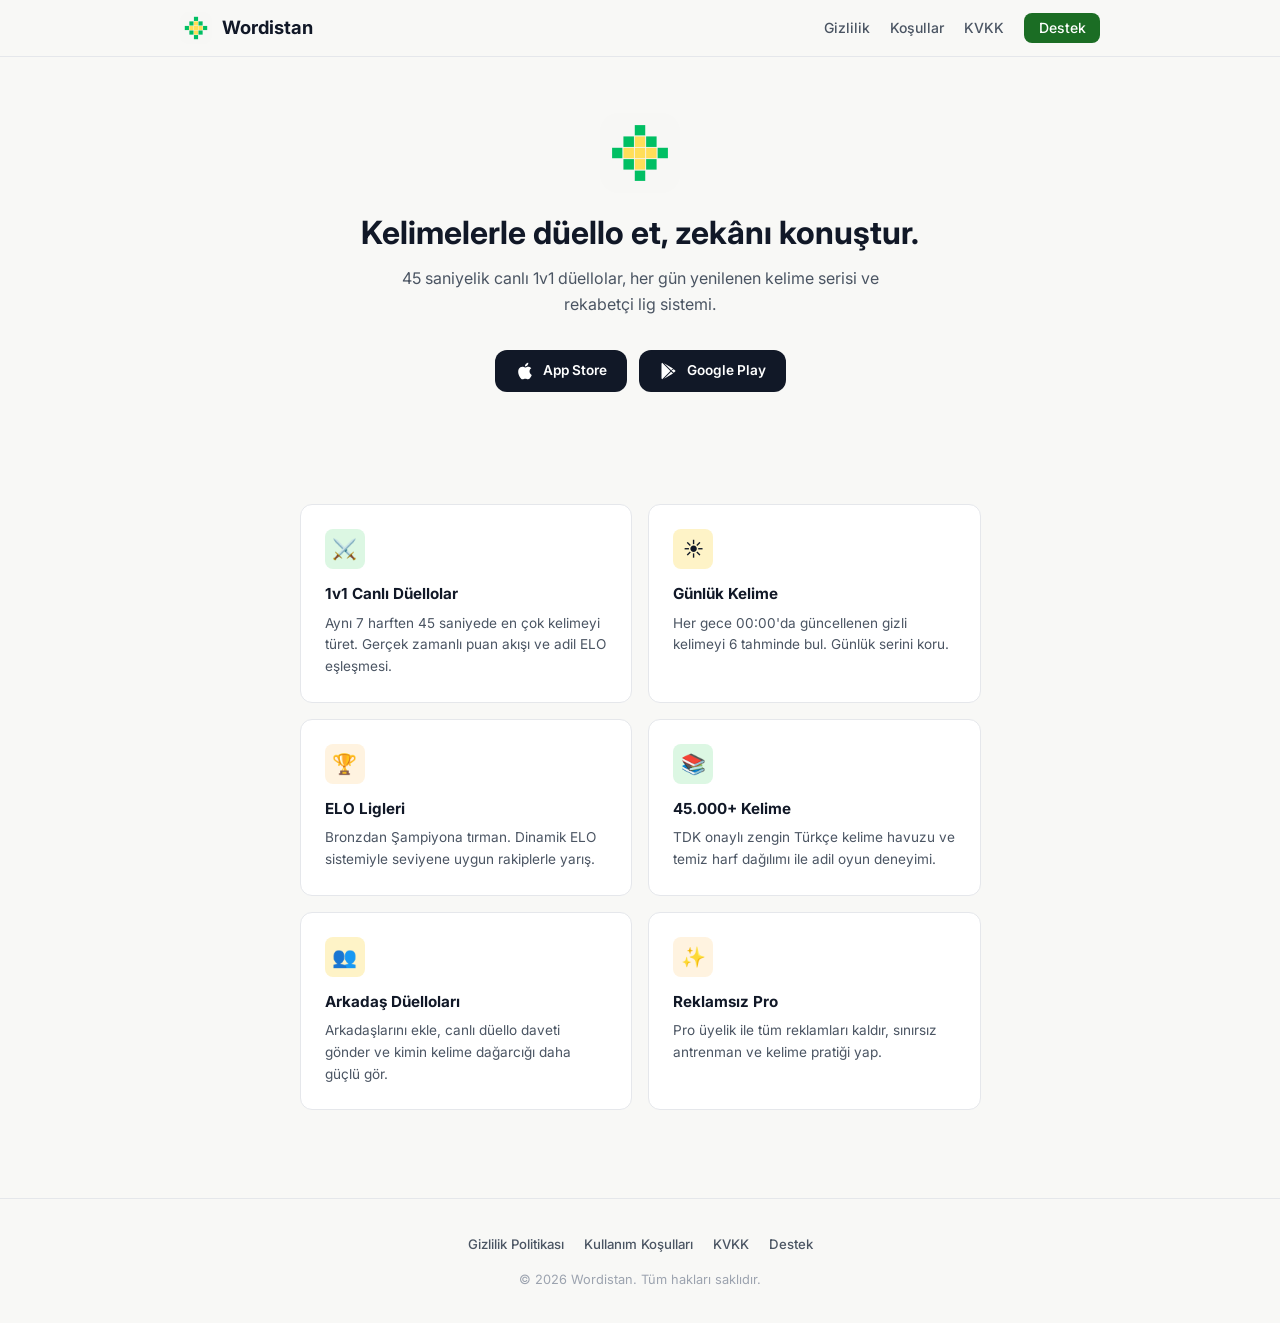
<file: index.html>
<!DOCTYPE html>
<html lang="tr">

<head>
  <meta charset="UTF-8">
  <meta name="viewport" content="width=device-width, initial-scale=1.0">
  <title>Wordistan — Kelime Düellosu</title>
  <meta name="description"
    content="Wordistan: 45 saniyelik 1v1 canlı kelime düelloları, günlük kelime serisi ve rekabetçi ELO ligleri.">
  <link rel="icon" type="image/png" href="assets/app-icon.png">
  <link rel="stylesheet" href="style.css">
</head>

<body>


  <nav class="navbar">
    <div class="nav-container">
      <a href="index.html" class="brand">
        <img src="assets/app-icon.png" alt="Wordistan" class="brand-icon">
        <span>Wordistan</span>
      </a>
      <button class="nav-toggle" onclick="document.querySelector('.nav-links').classList.toggle('open')"
        aria-label="Menü">
        <svg width="22" height="22" viewBox="0 0 24 24" fill="none" stroke="#111827" stroke-width="2">
          <path d="M3 12h18M3 6h18M3 18h18" />
        </svg>
      </button>
      <ul class="nav-links">
        <li><a href="privacy.html">Gizlilik</a></li>
        <li><a href="terms.html">Koşullar</a></li>
        <li><a href="kvkk.html">KVKK</a></li>
        <li><a href="support.html" class="btn-nav">Destek</a></li>
      </ul>
    </div>
  </nav>

  <header class="hero container-wide">
    <img src="assets/app-icon.png" alt="Wordistan" class="hero-icon">
    <h1>Kelimelerle düello et, zekânı konuştur.</h1>
    <p>45 saniyelik canlı 1v1 düellolar, her gün yenilenen kelime serisi ve rekabetçi lig sistemi.</p>
    <div class="hero-actions">
      <a href="#" class="btn-store">
        <svg viewBox="0 0 24 24">
          <path
            d="M18.71 19.5c-.83 1.24-1.71 2.45-3.05 2.47-1.34.03-1.77-.79-3.29-.79-1.53 0-2 .77-3.27.82-1.31.05-2.3-1.32-3.14-2.53C4.25 17 2.94 12.45 4.7 9.39c.87-1.52 2.43-2.48 4.12-2.51 1.28-.02 2.5.87 3.29.87.78 0 2.26-1.07 3.8-.91.65.03 2.47.26 3.64 1.98-.09.06-2.17 1.28-2.15 3.81.03 3.02 2.65 4.03 2.68 4.04-.03.07-.42 1.44-1.38 2.83" />
          <path
            d="M13 3.5c.73-.83 1.94-1.46 2.94-1.5.13 1.17-.34 2.35-1.04 3.19-.69.85-1.83 1.51-2.95 1.42-.15-1.15.41-2.35 1.05-3.11" />
        </svg>
        App Store
      </a>
      <a href="#" class="btn-store">
        <svg viewBox="0 0 24 24">
          <path
            d="M3 20.5v-17c0-.59.34-1.11.84-1.35L13.69 12l-9.85 9.85c-.5-.24-.84-.76-.84-1.35zm13.81-5.38L6.05 21.34l8.49-8.49 2.27 2.27zm.91-.91L19.97 12 17.72 9.79l-2.76 1.66 2.76 2.76zM6.05 2.66l10.76 6.22-2.27 2.27-8.49-8.49z" />
        </svg>
        Google Play
      </a>
    </div>
  </header>

  <main class="container-wide">
    <div class="features-grid">
      <div class="feature-card">
        <div class="feature-icon green">⚔️</div>
        <h3 class="feature-title">1v1 Canlı Düellolar</h3>
        <p class="feature-desc">Aynı 7 harften 45 saniyede en çok kelimeyi türet. Gerçek zamanlı puan akışı ve adil ELO
          eşleşmesi.</p>
      </div>
      <div class="feature-card">
        <div class="feature-icon amber">☀️</div>
        <h3 class="feature-title">Günlük Kelime</h3>
        <p class="feature-desc">Her gece 00:00'da güncellenen gizli kelimeyi 6 tahminde bul. Günlük serini koru.</p>
      </div>
      <div class="feature-card">
        <div class="feature-icon accent">🏆</div>
        <h3 class="feature-title">ELO Ligleri</h3>
        <p class="feature-desc">Bronzdan Şampiyona tırman. Dinamik ELO sistemiyle seviyene uygun rakiplerle yarış.</p>
      </div>
      <div class="feature-card">
        <div class="feature-icon green">📚</div>
        <h3 class="feature-title">45.000+ Kelime</h3>
        <p class="feature-desc">TDK onaylı zengin Türkçe kelime havuzu ve temiz harf dağılımı ile adil oyun deneyimi.
        </p>
      </div>
      <div class="feature-card">
        <div class="feature-icon amber">👥</div>
        <h3 class="feature-title">Arkadaş Düelloları</h3>
        <p class="feature-desc">Arkadaşlarını ekle, canlı düello daveti gönder ve kimin kelime dağarcığı daha güçlü gör.
        </p>
      </div>
      <div class="feature-card">
        <div class="feature-icon accent">✨</div>
        <h3 class="feature-title">Reklamsız Pro</h3>
        <p class="feature-desc">Pro üyelik ile tüm reklamları kaldır, sınırsız antrenman ve kelime pratiği yap.</p>
      </div>
    </div>
  </main>

  <footer class="footer">
    <div class="footer-container">
      <ul class="footer-links">
        <li><a href="privacy.html">Gizlilik Politikası</a></li>
        <li><a href="terms.html">Kullanım Koşulları</a></li>
        <li><a href="kvkk.html">KVKK</a></li>
        <li><a href="support.html">Destek</a></li>
      </ul>
      <p class="copyright">© 2026 Wordistan. Tüm hakları saklıdır.</p>
    </div>
  </footer>

</body>

</html>
</file>
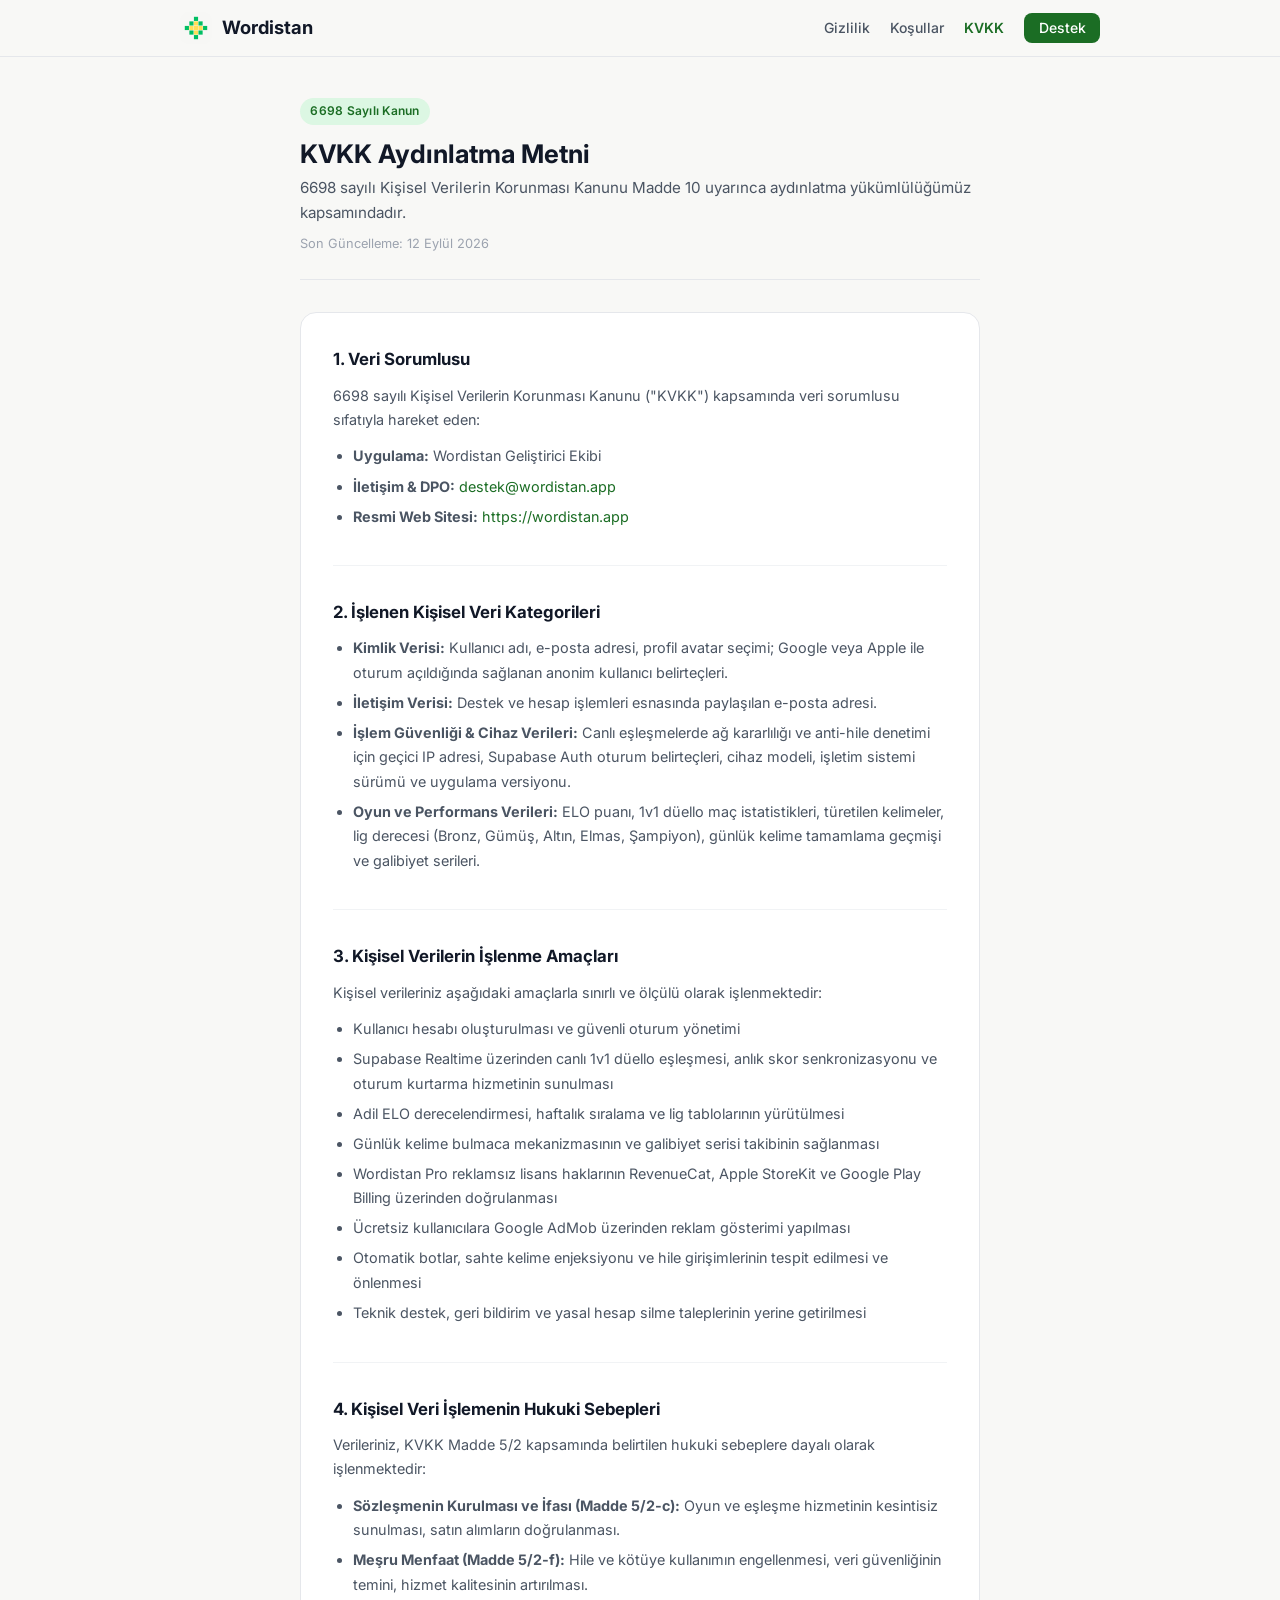
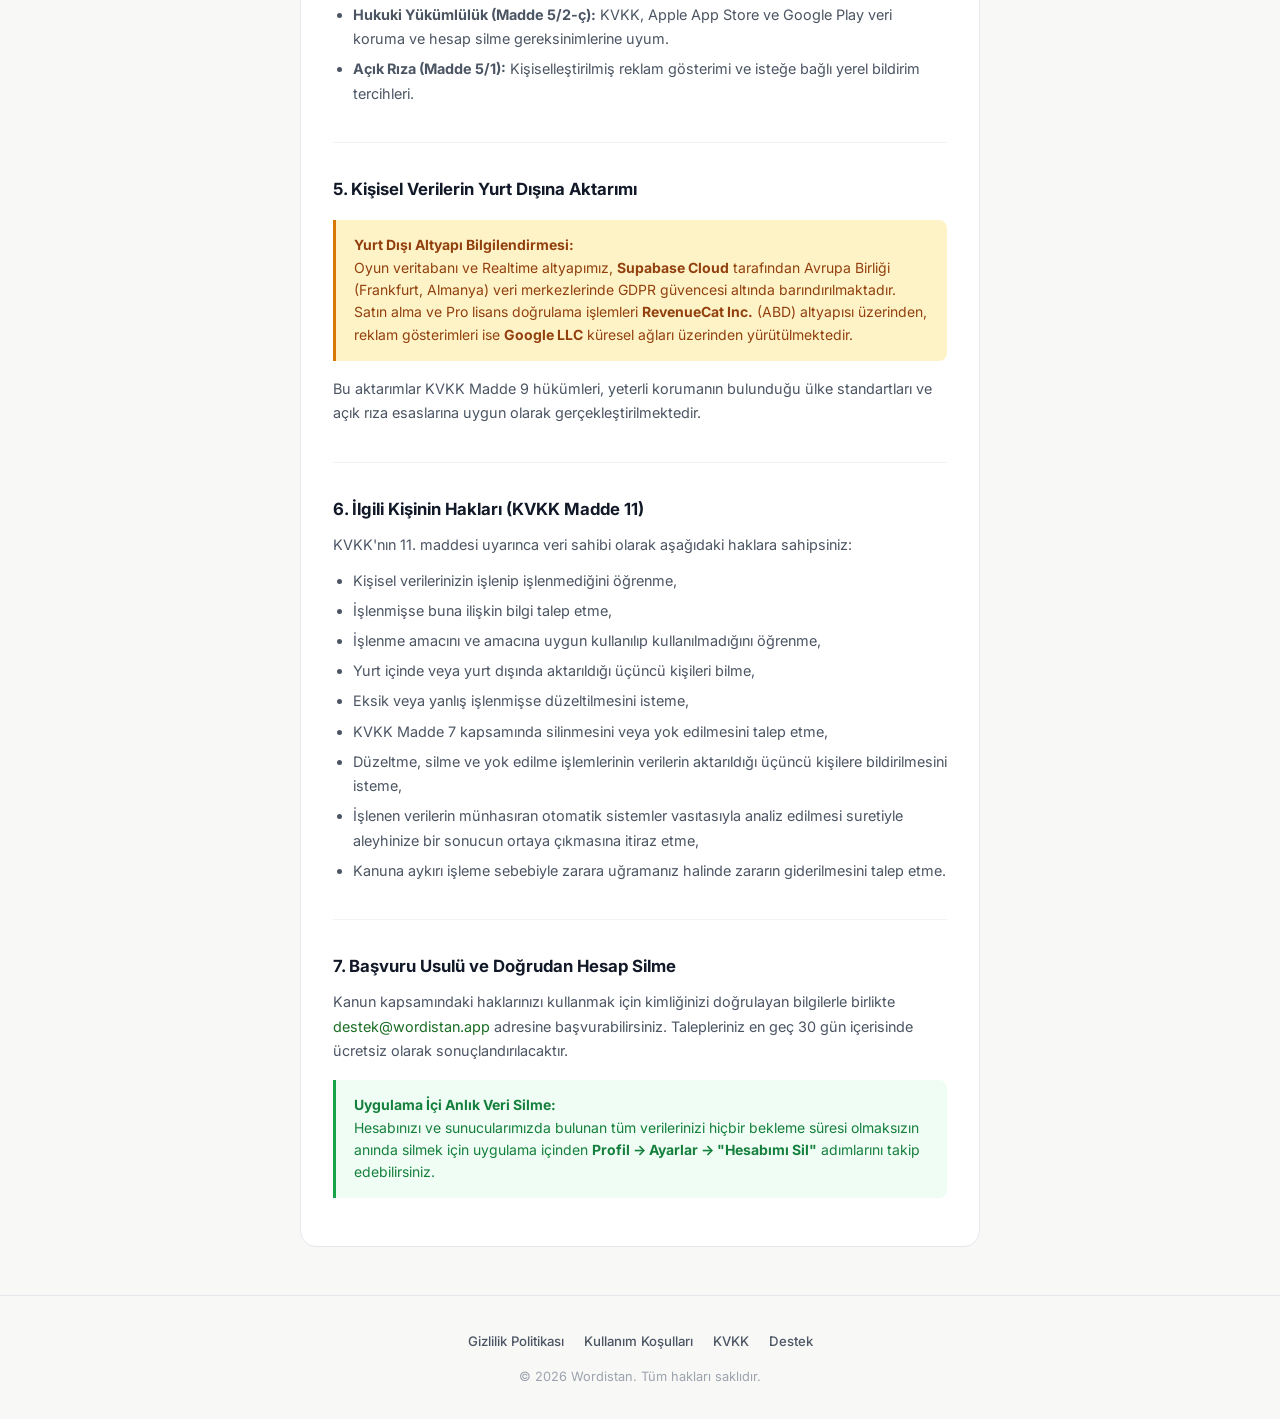
<file: kvkk.html>
<!DOCTYPE html>
<html lang="tr">

<head>
  <meta charset="UTF-8">
  <meta name="viewport" content="width=device-width, initial-scale=1.0">
  <title>KVKK Aydınlatma Metni — Wordistan</title>
  <meta name="description" content="Wordistan 6698 Sayılı Kişisel Verilerin Korunması Kanunu (KVKK) Madde 10 Uyarınca Aydınlatma Metni.">
  <link rel="icon" type="image/png" href="assets/app-icon.png">
  <link rel="stylesheet" href="style.css">
</head>

<body>

  <nav class="navbar">
    <div class="nav-container">
      <a href="index.html" class="brand">
        <img src="assets/app-icon.png" alt="Wordistan" class="brand-icon">
        <span>Wordistan</span>
      </a>
      <button class="nav-toggle" onclick="document.querySelector('.nav-links').classList.toggle('open')"
        aria-label="Menü">
        <svg width="22" height="22" viewBox="0 0 24 24" fill="none" stroke="#111827" stroke-width="2">
          <path d="M3 12h18M3 6h18M3 18h18" />
        </svg>
      </button>
      <ul class="nav-links">
        <li><a href="privacy.html">Gizlilik</a></li>
        <li><a href="terms.html">Koşullar</a></li>
        <li><a href="kvkk.html" class="active">KVKK</a></li>
        <li><a href="support.html" class="btn-nav">Destek</a></li>
      </ul>
    </div>
  </nav>

  <main class="container">
    <header class="doc-header">
      <span class="badge">6698 Sayılı Kanun</span>
      <h1 class="doc-title">KVKK Aydınlatma Metni</h1>
      <p class="doc-subtitle">6698 sayılı Kişisel Verilerin Korunması Kanunu Madde 10 uyarınca aydınlatma yükümlülüğümüz kapsamındadır.</p>
      <span class="last-updated">Son Güncelleme: 12 Eylül 2026</span>
    </header>

    <div class="legal-card">
      <section class="legal-section">
        <h2>1. Veri Sorumlusu</h2>
        <p>6698 sayılı Kişisel Verilerin Korunması Kanunu ("KVKK") kapsamında veri sorumlusu sıfatıyla hareket eden:</p>
        <ul>
          <li><strong>Uygulama:</strong> Wordistan Geliştirici Ekibi</li>
          <li><strong>İletişim & DPO:</strong> <a href="mailto:destek@wordistan.app">destek@wordistan.app</a></li>
          <li><strong>Resmi Web Sitesi:</strong> <a href="https://wordistan.app">https://wordistan.app</a></li>
        </ul>
      </section>

      <section class="legal-section">
        <h2>2. İşlenen Kişisel Veri Kategorileri</h2>
        <ul>
          <li><strong>Kimlik Verisi:</strong> Kullanıcı adı, e-posta adresi, profil avatar seçimi; Google veya Apple ile oturum açıldığında sağlanan anonim kullanıcı belirteçleri.</li>
          <li><strong>İletişim Verisi:</strong> Destek ve hesap işlemleri esnasında paylaşılan e-posta adresi.</li>
          <li><strong>İşlem Güvenliği & Cihaz Verileri:</strong> Canlı eşleşmelerde ağ kararlılığı ve anti-hile denetimi için geçici IP adresi, Supabase Auth oturum belirteçleri, cihaz modeli, işletim sistemi sürümü ve uygulama versiyonu.</li>
          <li><strong>Oyun ve Performans Verileri:</strong> ELO puanı, 1v1 düello maç istatistikleri, türetilen kelimeler, lig derecesi (Bronz, Gümüş, Altın, Elmas, Şampiyon), günlük kelime tamamlama geçmişi ve galibiyet serileri.</li>
        </ul>
      </section>

      <section class="legal-section">
        <h2>3. Kişisel Verilerin İşlenme Amaçları</h2>
        <p>Kişisel verileriniz aşağıdaki amaçlarla sınırlı ve ölçülü olarak işlenmektedir:</p>
        <ul>
          <li>Kullanıcı hesabı oluşturulması ve güvenli oturum yönetimi</li>
          <li>Supabase Realtime üzerinden canlı 1v1 düello eşleşmesi, anlık skor senkronizasyonu ve oturum kurtarma hizmetinin sunulması</li>
          <li>Adil ELO derecelendirmesi, haftalık sıralama ve lig tablolarının yürütülmesi</li>
          <li>Günlük kelime bulmaca mekanizmasının ve galibiyet serisi takibinin sağlanması</li>
          <li>Wordistan Pro reklamsız lisans haklarının RevenueCat, Apple StoreKit ve Google Play Billing üzerinden doğrulanması</li>
          <li>Ücretsiz kullanıcılara Google AdMob üzerinden reklam gösterimi yapılması</li>
          <li>Otomatik botlar, sahte kelime enjeksiyonu ve hile girişimlerinin tespit edilmesi ve önlenmesi</li>
          <li>Teknik destek, geri bildirim ve yasal hesap silme taleplerinin yerine getirilmesi</li>
        </ul>
      </section>

      <section class="legal-section">
        <h2>4. Kişisel Veri İşlemenin Hukuki Sebepleri</h2>
        <p>Verileriniz, KVKK Madde 5/2 kapsamında belirtilen hukuki sebeplere dayalı olarak işlenmektedir:</p>
        <ul>
          <li><strong>Sözleşmenin Kurulması ve İfası (Madde 5/2-c):</strong> Oyun ve eşleşme hizmetinin kesintisiz sunulması, satın alımların doğrulanması.</li>
          <li><strong>Meşru Menfaat (Madde 5/2-f):</strong> Hile ve kötüye kullanımın engellenmesi, veri güvenliğinin temini, hizmet kalitesinin artırılması.</li>
          <li><strong>Hukuki Yükümlülük (Madde 5/2-ç):</strong> KVKK, Apple App Store ve Google Play veri koruma ve hesap silme gereksinimlerine uyum.</li>
          <li><strong>Açık Rıza (Madde 5/1):</strong> Kişiselleştirilmiş reklam gösterimi ve isteğe bağlı yerel bildirim tercihleri.</li>
        </ul>
      </section>

      <section class="legal-section">
        <h2>5. Kişisel Verilerin Yurt Dışına Aktarımı</h2>
        <div class="callout callout-warning">
          <strong>Yurt Dışı Altyapı Bilgilendirmesi:</strong><br>
          Oyun veritabanı ve Realtime altyapımız, <strong>Supabase Cloud</strong> tarafından Avrupa Birliği (Frankfurt, Almanya) veri merkezlerinde GDPR güvencesi altında barındırılmaktadır. Satın alma ve Pro lisans doğrulama işlemleri <strong>RevenueCat Inc.</strong> (ABD) altyapısı üzerinden, reklam gösterimleri ise <strong>Google LLC</strong> küresel ağları üzerinden yürütülmektedir.
        </div>
        <p>Bu aktarımlar KVKK Madde 9 hükümleri, yeterli korumanın bulunduğu ülke standartları ve açık rıza esaslarına uygun olarak gerçekleştirilmektedir.</p>
      </section>

      <section class="legal-section">
        <h2>6. İlgili Kişinin Hakları (KVKK Madde 11)</h2>
        <p>KVKK'nın 11. maddesi uyarınca veri sahibi olarak aşağıdaki haklara sahipsiniz:</p>
        <ul>
          <li>Kişisel verilerinizin işlenip işlenmediğini öğrenme,</li>
          <li>İşlenmişse buna ilişkin bilgi talep etme,</li>
          <li>İşlenme amacını ve amacına uygun kullanılıp kullanılmadığını öğrenme,</li>
          <li>Yurt içinde veya yurt dışında aktarıldığı üçüncü kişileri bilme,</li>
          <li>Eksik veya yanlış işlenmişse düzeltilmesini isteme,</li>
          <li>KVKK Madde 7 kapsamında silinmesini veya yok edilmesini talep etme,</li>
          <li>Düzeltme, silme ve yok edilme işlemlerinin verilerin aktarıldığı üçüncü kişilere bildirilmesini isteme,</li>
          <li>İşlenen verilerin münhasıran otomatik sistemler vasıtasıyla analiz edilmesi suretiyle aleyhinize bir sonucun ortaya çıkmasına itiraz etme,</li>
          <li>Kanuna aykırı işleme sebebiyle zarara uğramanız halinde zararın giderilmesini talep etme.</li>
        </ul>
      </section>

      <section class="legal-section">
        <h2>7. Başvuru Usulü ve Doğrudan Hesap Silme</h2>
        <p>Kanun kapsamındaki haklarınızı kullanmak için kimliğinizi doğrulayan bilgilerle birlikte <a href="mailto:destek@wordistan.app">destek@wordistan.app</a> adresine başvurabilirsiniz. Talepleriniz en geç 30 gün içerisinde ücretsiz olarak sonuçlandırılacaktır.</p>
        <div class="callout callout-success">
          <strong>Uygulama İçi Anlık Veri Silme:</strong><br>
          Hesabınızı ve sunucularımızda bulunan tüm verilerinizi hiçbir bekleme süresi olmaksızın anında silmek için uygulama içinden <strong>Profil → Ayarlar → "Hesabımı Sil"</strong> adımlarını takip edebilirsiniz.
        </div>
      </section>
    </div>
  </main>

  <footer class="footer">
    <div class="footer-container">
      <ul class="footer-links">
        <li><a href="privacy.html">Gizlilik Politikası</a></li>
        <li><a href="terms.html">Kullanım Koşulları</a></li>
        <li><a href="kvkk.html">KVKK</a></li>
        <li><a href="support.html">Destek</a></li>
      </ul>
      <p class="copyright">© 2026 Wordistan. Tüm hakları saklıdır.</p>
    </div>
  </footer>

</body>

</html>
</file>
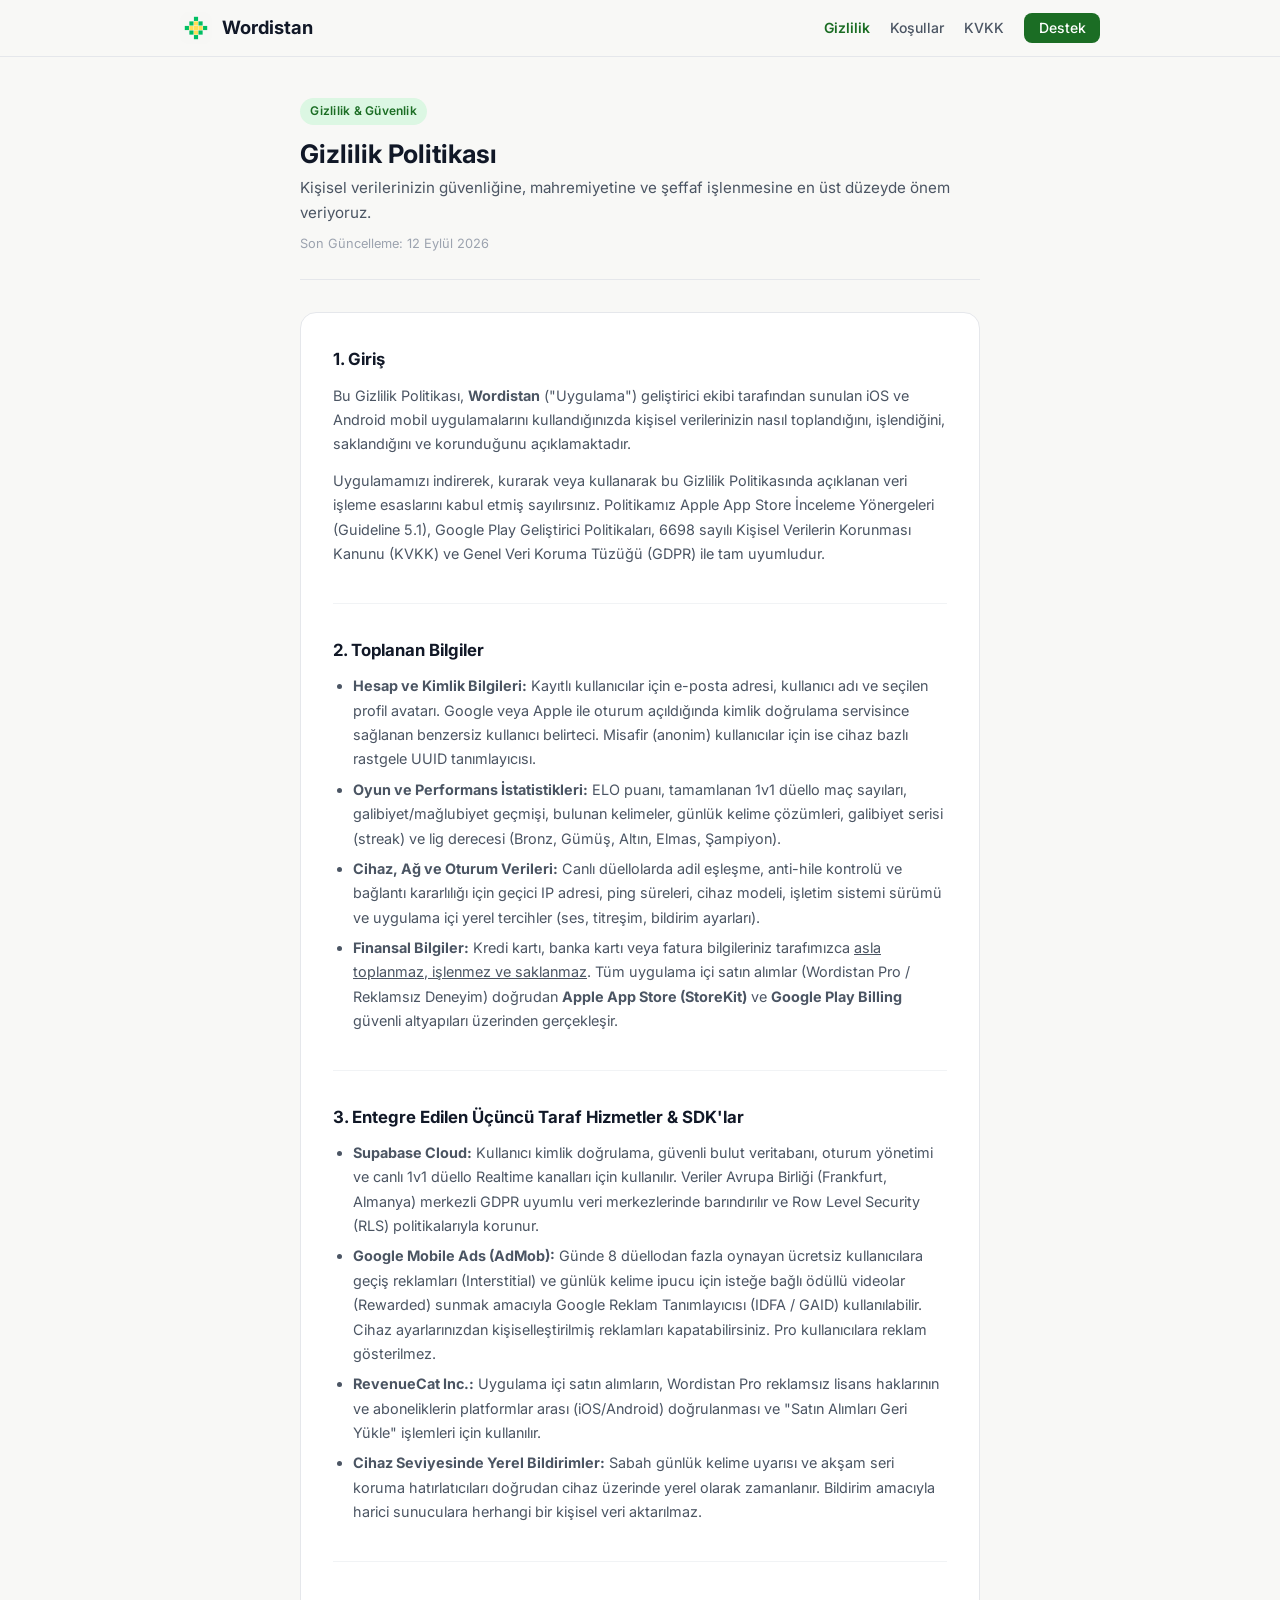
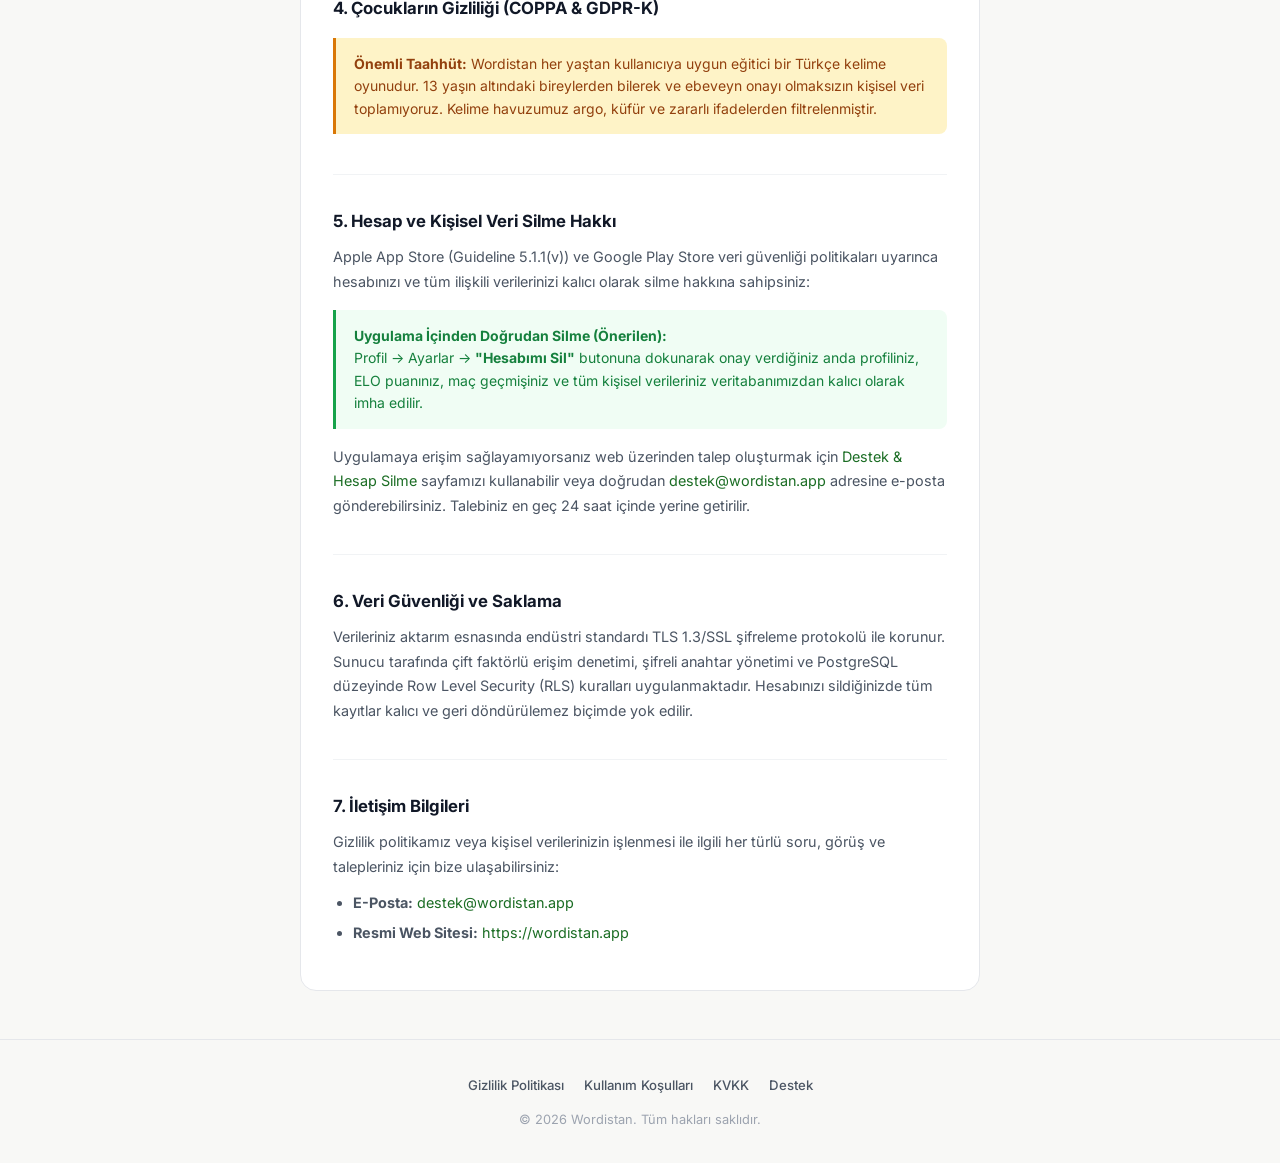
<file: privacy.html>
<!DOCTYPE html>
<html lang="tr">
<head>
  <meta charset="UTF-8">
  <meta name="viewport" content="width=device-width, initial-scale=1.0">
  <title>Gizlilik Politikası — Wordistan</title>
  <meta name="description" content="Wordistan gizlilik politikası, veri güvenliği ve kişisel veri işleme ilkeleri.">
  <link rel="icon" type="image/png" href="assets/app-icon.png">
  <link rel="stylesheet" href="style.css">
</head>
<body>

  <nav class="navbar">
    <div class="nav-container">
      <a href="index.html" class="brand">
        <img src="assets/app-icon.png" alt="Wordistan" class="brand-icon">
        <span>Wordistan</span>
      </a>
      <button class="nav-toggle" onclick="document.querySelector('.nav-links').classList.toggle('open')" aria-label="Menü">
        <svg width="22" height="22" viewBox="0 0 24 24" fill="none" stroke="#111827" stroke-width="2"><path d="M3 12h18M3 6h18M3 18h18"/></svg>
      </button>
      <ul class="nav-links">
        <li><a href="privacy.html" class="active">Gizlilik</a></li>
        <li><a href="terms.html">Koşullar</a></li>
        <li><a href="kvkk.html">KVKK</a></li>
        <li><a href="support.html" class="btn-nav">Destek</a></li>
      </ul>
    </div>
  </nav>

  <main class="container">
    <header class="doc-header">
      <span class="badge">Gizlilik & Güvenlik</span>
      <h1 class="doc-title">Gizlilik Politikası</h1>
      <p class="doc-subtitle">Kişisel verilerinizin güvenliğine, mahremiyetine ve şeffaf işlenmesine en üst düzeyde önem veriyoruz.</p>
      <span class="last-updated">Son Güncelleme: 12 Eylül 2026</span>
    </header>

    <div class="legal-card">
      <section class="legal-section">
        <h2>1. Giriş</h2>
        <p>Bu Gizlilik Politikası, <strong>Wordistan</strong> ("Uygulama") geliştirici ekibi tarafından sunulan iOS ve Android mobil uygulamalarını kullandığınızda kişisel verilerinizin nasıl toplandığını, işlendiğini, saklandığını ve korunduğunu açıklamaktadır.</p>
        <p>Uygulamamızı indirerek, kurarak veya kullanarak bu Gizlilik Politikasında açıklanan veri işleme esaslarını kabul etmiş sayılırsınız. Politikamız Apple App Store İnceleme Yönergeleri (Guideline 5.1), Google Play Geliştirici Politikaları, 6698 sayılı Kişisel Verilerin Korunması Kanunu (KVKK) ve Genel Veri Koruma Tüzüğü (GDPR) ile tam uyumludur.</p>
      </section>

      <section class="legal-section">
        <h2>2. Toplanan Bilgiler</h2>
        <ul>
          <li><strong>Hesap ve Kimlik Bilgileri:</strong> Kayıtlı kullanıcılar için e-posta adresi, kullanıcı adı ve seçilen profil avatarı. Google veya Apple ile oturum açıldığında kimlik doğrulama servisince sağlanan benzersiz kullanıcı belirteci. Misafir (anonim) kullanıcılar için ise cihaz bazlı rastgele UUID tanımlayıcısı.</li>
          <li><strong>Oyun ve Performans İstatistikleri:</strong> ELO puanı, tamamlanan 1v1 düello maç sayıları, galibiyet/mağlubiyet geçmişi, bulunan kelimeler, günlük kelime çözümleri, galibiyet serisi (streak) ve lig derecesi (Bronz, Gümüş, Altın, Elmas, Şampiyon).</li>
          <li><strong>Cihaz, Ağ ve Oturum Verileri:</strong> Canlı düellolarda adil eşleşme, anti-hile kontrolü ve bağlantı kararlılığı için geçici IP adresi, ping süreleri, cihaz modeli, işletim sistemi sürümü ve uygulama içi yerel tercihler (ses, titreşim, bildirim ayarları).</li>
          <li><strong>Finansal Bilgiler:</strong> Kredi kartı, banka kartı veya fatura bilgileriniz tarafımızca <u>asla toplanmaz, işlenmez ve saklanmaz</u>. Tüm uygulama içi satın alımlar (Wordistan Pro / Reklamsız Deneyim) doğrudan <strong>Apple App Store (StoreKit)</strong> ve <strong>Google Play Billing</strong> güvenli altyapıları üzerinden gerçekleşir.</li>
        </ul>
      </section>

      <section class="legal-section">
        <h2>3. Entegre Edilen Üçüncü Taraf Hizmetler & SDK'lar</h2>
        <ul>
          <li><strong>Supabase Cloud:</strong> Kullanıcı kimlik doğrulama, güvenli bulut veritabanı, oturum yönetimi ve canlı 1v1 düello Realtime kanalları için kullanılır. Veriler Avrupa Birliği (Frankfurt, Almanya) merkezli GDPR uyumlu veri merkezlerinde barındırılır ve Row Level Security (RLS) politikalarıyla korunur.</li>
          <li><strong>Google Mobile Ads (AdMob):</strong> Günde 8 düellodan fazla oynayan ücretsiz kullanıcılara geçiş reklamları (Interstitial) ve günlük kelime ipucu için isteğe bağlı ödüllü videolar (Rewarded) sunmak amacıyla Google Reklam Tanımlayıcısı (IDFA / GAID) kullanılabilir. Cihaz ayarlarınızdan kişiselleştirilmiş reklamları kapatabilirsiniz. Pro kullanıcılara reklam gösterilmez.</li>
          <li><strong>RevenueCat Inc.:</strong> Uygulama içi satın alımların, Wordistan Pro reklamsız lisans haklarının ve aboneliklerin platformlar arası (iOS/Android) doğrulanması ve "Satın Alımları Geri Yükle" işlemleri için kullanılır.</li>
          <li><strong>Cihaz Seviyesinde Yerel Bildirimler:</strong> Sabah günlük kelime uyarısı ve akşam seri koruma hatırlatıcıları doğrudan cihaz üzerinde yerel olarak zamanlanır. Bildirim amacıyla harici sunuculara herhangi bir kişisel veri aktarılmaz.</li>
        </ul>
      </section>

      <section class="legal-section">
        <h2>4. Çocukların Gizliliği (COPPA & GDPR-K)</h2>
        <div class="callout callout-warning">
          <strong>Önemli Taahhüt:</strong> Wordistan her yaştan kullanıcıya uygun eğitici bir Türkçe kelime oyunudur. 13 yaşın altındaki bireylerden bilerek ve ebeveyn onayı olmaksızın kişisel veri toplamıyoruz. Kelime havuzumuz argo, küfür ve zararlı ifadelerden filtrelenmiştir.
        </div>
      </section>

      <section class="legal-section">
        <h2>5. Hesap ve Kişisel Veri Silme Hakkı</h2>
        <p>Apple App Store (Guideline 5.1.1(v)) ve Google Play Store veri güvenliği politikaları uyarınca hesabınızı ve tüm ilişkili verilerinizi kalıcı olarak silme hakkına sahipsiniz:</p>
        <div class="callout callout-success">
          <strong>Uygulama İçinden Doğrudan Silme (Önerilen):</strong><br>
          Profil → Ayarlar → <strong>"Hesabımı Sil"</strong> butonuna dokunarak onay verdiğiniz anda profiliniz, ELO puanınız, maç geçmişiniz ve tüm kişisel verileriniz veritabanımızdan kalıcı olarak imha edilir.
        </div>
        <p>Uygulamaya erişim sağlayamıyorsanız web üzerinden talep oluşturmak için <a href="support.html">Destek & Hesap Silme</a> sayfamızı kullanabilir veya doğrudan <a href="mailto:destek@wordistan.app">destek@wordistan.app</a> adresine e-posta gönderebilirsiniz. Talebiniz en geç 24 saat içinde yerine getirilir.</p>
      </section>

      <section class="legal-section">
        <h2>6. Veri Güvenliği ve Saklama</h2>
        <p>Verileriniz aktarım esnasında endüstri standardı TLS 1.3/SSL şifreleme protokolü ile korunur. Sunucu tarafında çift faktörlü erişim denetimi, şifreli anahtar yönetimi ve PostgreSQL düzeyinde Row Level Security (RLS) kuralları uygulanmaktadır. Hesabınızı sildiğinizde tüm kayıtlar kalıcı ve geri döndürülemez biçimde yok edilir.</p>
      </section>

      <section class="legal-section">
        <h2>7. İletişim Bilgileri</h2>
        <p>Gizlilik politikamız veya kişisel verilerinizin işlenmesi ile ilgili her türlü soru, görüş ve talepleriniz için bize ulaşabilirsiniz:</p>
        <ul>
          <li><strong>E-Posta:</strong> <a href="mailto:destek@wordistan.app">destek@wordistan.app</a></li>
          <li><strong>Resmi Web Sitesi:</strong> <a href="https://wordistan.app">https://wordistan.app</a></li>
        </ul>
      </section>
    </div>
  </main>

  <footer class="footer">
    <div class="footer-container">
      <ul class="footer-links">
        <li><a href="privacy.html">Gizlilik Politikası</a></li>
        <li><a href="terms.html">Kullanım Koşulları</a></li>
        <li><a href="kvkk.html">KVKK</a></li>
        <li><a href="support.html">Destek</a></li>
      </ul>
      <p class="copyright">© 2026 Wordistan. Tüm hakları saklıdır.</p>
    </div>
  </footer>

</body>
</html>
</file>
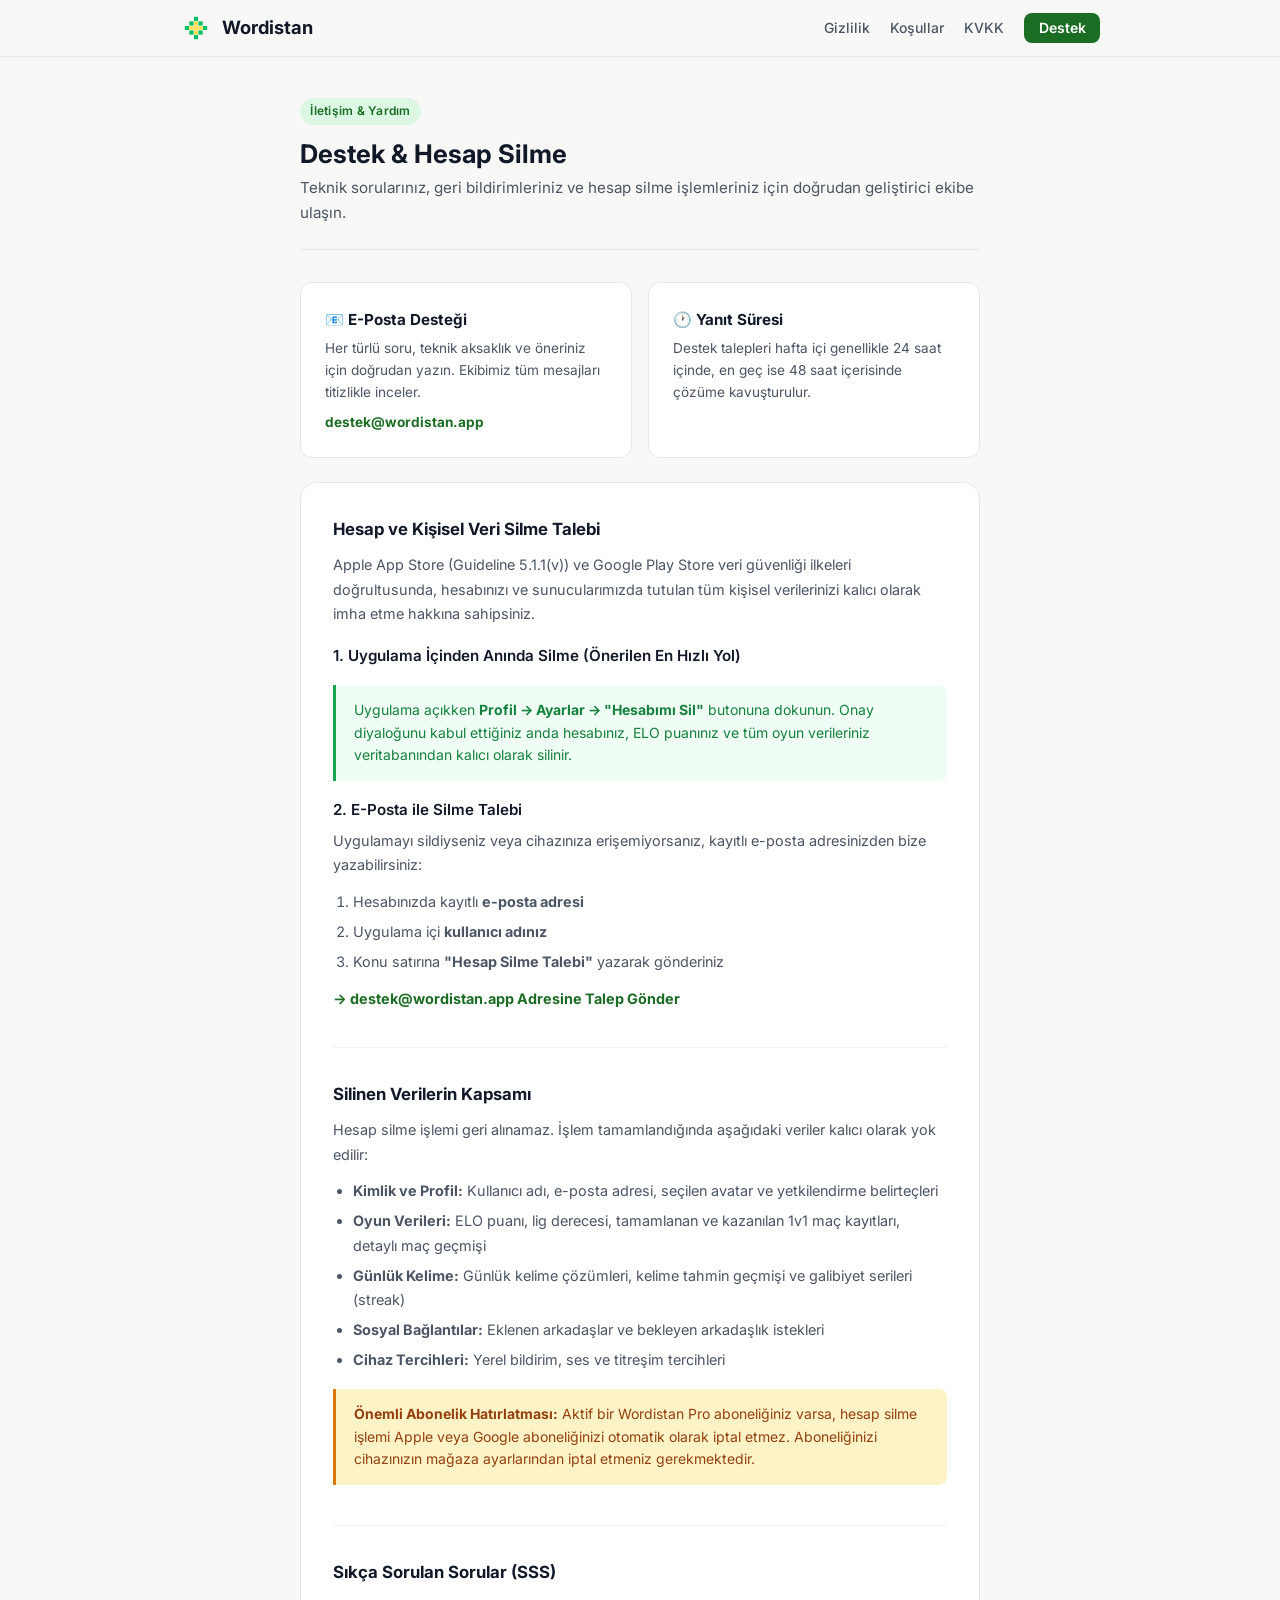
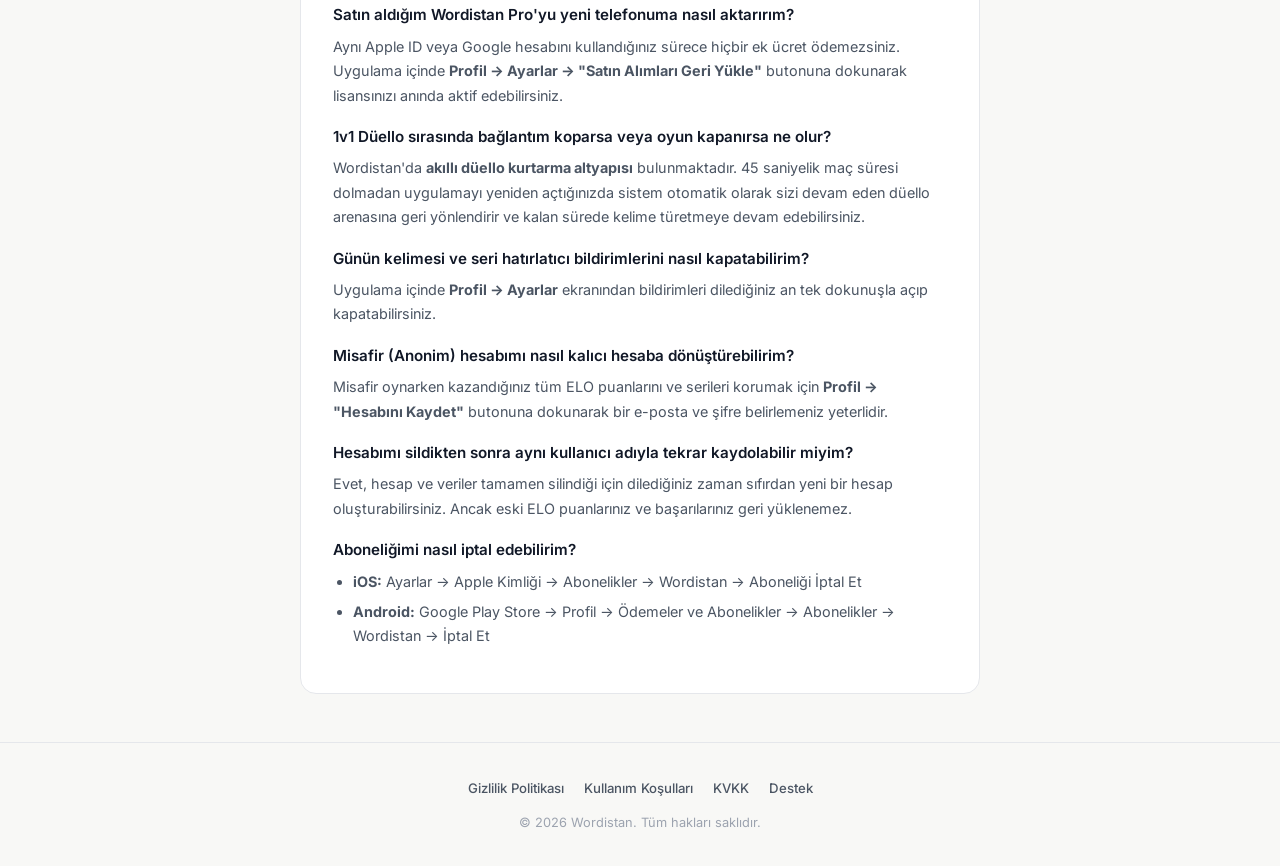
<file: support.html>
<!DOCTYPE html>
<html lang="tr">

<head>
  <meta charset="UTF-8">
  <meta name="viewport" content="width=device-width, initial-scale=1.0">
  <title>Destek & Hesap Silme — Wordistan</title>
  <meta name="description" content="Wordistan destek, iletişim, sık sorulan sorular ve Apple/Google uyumlu hesap ve veri silme talep merkezi.">
  <link rel="icon" type="image/png" href="assets/app-icon.png">
  <link rel="stylesheet" href="style.css">
</head>

<body>

  <nav class="navbar">
    <div class="nav-container">
      <a href="index.html" class="brand">
        <img src="assets/app-icon.png" alt="Wordistan" class="brand-icon">
        <span>Wordistan</span>
      </a>
      <button class="nav-toggle" onclick="document.querySelector('.nav-links').classList.toggle('open')"
        aria-label="Menü">
        <svg width="22" height="22" viewBox="0 0 24 24" fill="none" stroke="#111827" stroke-width="2">
          <path d="M3 12h18M3 6h18M3 18h18" />
        </svg>
      </button>
      <ul class="nav-links">
        <li><a href="privacy.html">Gizlilik</a></li>
        <li><a href="terms.html">Koşullar</a></li>
        <li><a href="kvkk.html">KVKK</a></li>
        <li><a href="support.html" class="btn-nav active">Destek</a></li>
      </ul>
    </div>
  </nav>

  <main class="container">
    <header class="doc-header">
      <span class="badge">İletişim & Yardım</span>
      <h1 class="doc-title">Destek & Hesap Silme</h1>
      <p class="doc-subtitle">Teknik sorularınız, geri bildirimleriniz ve hesap silme işlemleriniz için doğrudan geliştirici ekibe ulaşın.</p>
    </header>

    <div class="support-grid">
      <div class="support-card">
        <h3>📧 E-Posta Desteği</h3>
        <p>Her türlü soru, teknik aksaklık ve öneriniz için doğrudan yazın. Ekibimiz tüm mesajları titizlikle inceler.</p>
        <p style="margin-top: 0.5rem;"><a href="mailto:destek@wordistan.app"><strong>destek@wordistan.app</strong></a></p>
      </div>
      <div class="support-card">
        <h3>🕐 Yanıt Süresi</h3>
        <p>Destek talepleri hafta içi genellikle 24 saat içinde, en geç ise 48 saat içerisinde çözüme kavuşturulur.</p>
      </div>
    </div>

    <div class="legal-card" style="margin-top: 1.5rem;">
      <section class="legal-section">
        <h2>Hesap ve Kişisel Veri Silme Talebi</h2>
        <p>Apple App Store (Guideline 5.1.1(v)) ve Google Play Store veri güvenliği ilkeleri doğrultusunda, hesabınızı ve sunucularımızda tutulan tüm kişisel verilerinizi kalıcı olarak imha etme hakkına sahipsiniz.</p>

        <h3>1. Uygulama İçinden Anında Silme (Önerilen En Hızlı Yol)</h3>
        <div class="callout callout-success">
          Uygulama açıkken <strong>Profil → Ayarlar → "Hesabımı Sil"</strong> butonuna dokunun. Onay diyaloğunu kabul ettiğiniz anda hesabınız, ELO puanınız ve tüm oyun verileriniz veritabanından kalıcı olarak silinir.
        </div>

        <h3>2. E-Posta ile Silme Talebi</h3>
        <p>Uygulamayı sildiyseniz veya cihazınıza erişemiyorsanız, kayıtlı e-posta adresinizden bize yazabilirsiniz:</p>
        <ol>
          <li>Hesabınızda kayıtlı <strong>e-posta adresi</strong></li>
          <li>Uygulama içi <strong>kullanıcı adınız</strong></li>
          <li>Konu satırına <strong>"Hesap Silme Talebi"</strong> yazarak gönderiniz</li>
        </ol>
        <p><a href="mailto:destek@wordistan.app?subject=Hesap%20Silme%20Talebi"><strong>→ destek@wordistan.app Adresine Talep Gönder</strong></a></p>
      </section>

      <section class="legal-section">
        <h2>Silinen Verilerin Kapsamı</h2>
        <p>Hesap silme işlemi geri alınamaz. İşlem tamamlandığında aşağıdaki veriler kalıcı olarak yok edilir:</p>
        <ul>
          <li><strong>Kimlik ve Profil:</strong> Kullanıcı adı, e-posta adresi, seçilen avatar ve yetkilendirme belirteçleri</li>
          <li><strong>Oyun Verileri:</strong> ELO puanı, lig derecesi, tamamlanan ve kazanılan 1v1 maç kayıtları, detaylı maç geçmişi</li>
          <li><strong>Günlük Kelime:</strong> Günlük kelime çözümleri, kelime tahmin geçmişi ve galibiyet serileri (streak)</li>
          <li><strong>Sosyal Bağlantılar:</strong> Eklenen arkadaşlar ve bekleyen arkadaşlık istekleri</li>
          <li><strong>Cihaz Tercihleri:</strong> Yerel bildirim, ses ve titreşim tercihleri</li>
        </ul>
        <div class="callout callout-warning">
          <strong>Önemli Abonelik Hatırlatması:</strong> Aktif bir Wordistan Pro aboneliğiniz varsa, hesap silme işlemi Apple veya Google aboneliğinizi otomatik olarak iptal etmez. Aboneliğinizi cihazınızın mağaza ayarlarından iptal etmeniz gerekmektedir.
        </div>
      </section>

      <section class="legal-section">
        <h2>Sıkça Sorulan Sorular (SSS)</h2>
        
        <h3>Satın aldığım Wordistan Pro'yu yeni telefonuma nasıl aktarırım?</h3>
        <p>Aynı Apple ID veya Google hesabını kullandığınız sürece hiçbir ek ücret ödemezsiniz. Uygulama içinde <strong>Profil → Ayarlar → "Satın Alımları Geri Yükle"</strong> butonuna dokunarak lisansınızı anında aktif edebilirsiniz.</p>

        <h3>1v1 Düello sırasında bağlantım koparsa veya oyun kapanırsa ne olur?</h3>
        <p>Wordistan'da <strong>akıllı düello kurtarma altyapısı</strong> bulunmaktadır. 45 saniyelik maç süresi dolmadan uygulamayı yeniden açtığınızda sistem otomatik olarak sizi devam eden düello arenasına geri yönlendirir ve kalan sürede kelime türetmeye devam edebilirsiniz.</p>

        <h3>Günün kelimesi ve seri hatırlatıcı bildirimlerini nasıl kapatabilirim?</h3>
        <p>Uygulama içinde <strong>Profil → Ayarlar</strong> ekranından bildirimleri dilediğiniz an tek dokunuşla açıp kapatabilirsiniz.</p>

        <h3>Misafir (Anonim) hesabımı nasıl kalıcı hesaba dönüştürebilirim?</h3>
        <p>Misafir oynarken kazandığınız tüm ELO puanlarını ve serileri korumak için <strong>Profil → "Hesabını Kaydet"</strong> butonuna dokunarak bir e-posta ve şifre belirlemeniz yeterlidir.</p>

        <h3>Hesabımı sildikten sonra aynı kullanıcı adıyla tekrar kaydolabilir miyim?</h3>
        <p>Evet, hesap ve veriler tamamen silindiği için dilediğiniz zaman sıfırdan yeni bir hesap oluşturabilirsiniz. Ancak eski ELO puanlarınız ve başarılarınız geri yüklenemez.</p>

        <h3>Aboneliğimi nasıl iptal edebilirim?</h3>
        <ul>
          <li><strong>iOS:</strong> Ayarlar → Apple Kimliği → Abonelikler → Wordistan → Aboneliği İptal Et</li>
          <li><strong>Android:</strong> Google Play Store → Profil → Ödemeler ve Abonelikler → Abonelikler → Wordistan → İptal Et</li>
        </ul>
      </section>
    </div>
  </main>

  <footer class="footer">
    <div class="footer-container">
      <ul class="footer-links">
        <li><a href="privacy.html">Gizlilik Politikası</a></li>
        <li><a href="terms.html">Kullanım Koşulları</a></li>
        <li><a href="kvkk.html">KVKK</a></li>
        <li><a href="support.html">Destek</a></li>
      </ul>
      <p class="copyright">© 2026 Wordistan. Tüm hakları saklıdır.</p>
    </div>
  </footer>

</body>

</html>
</file>
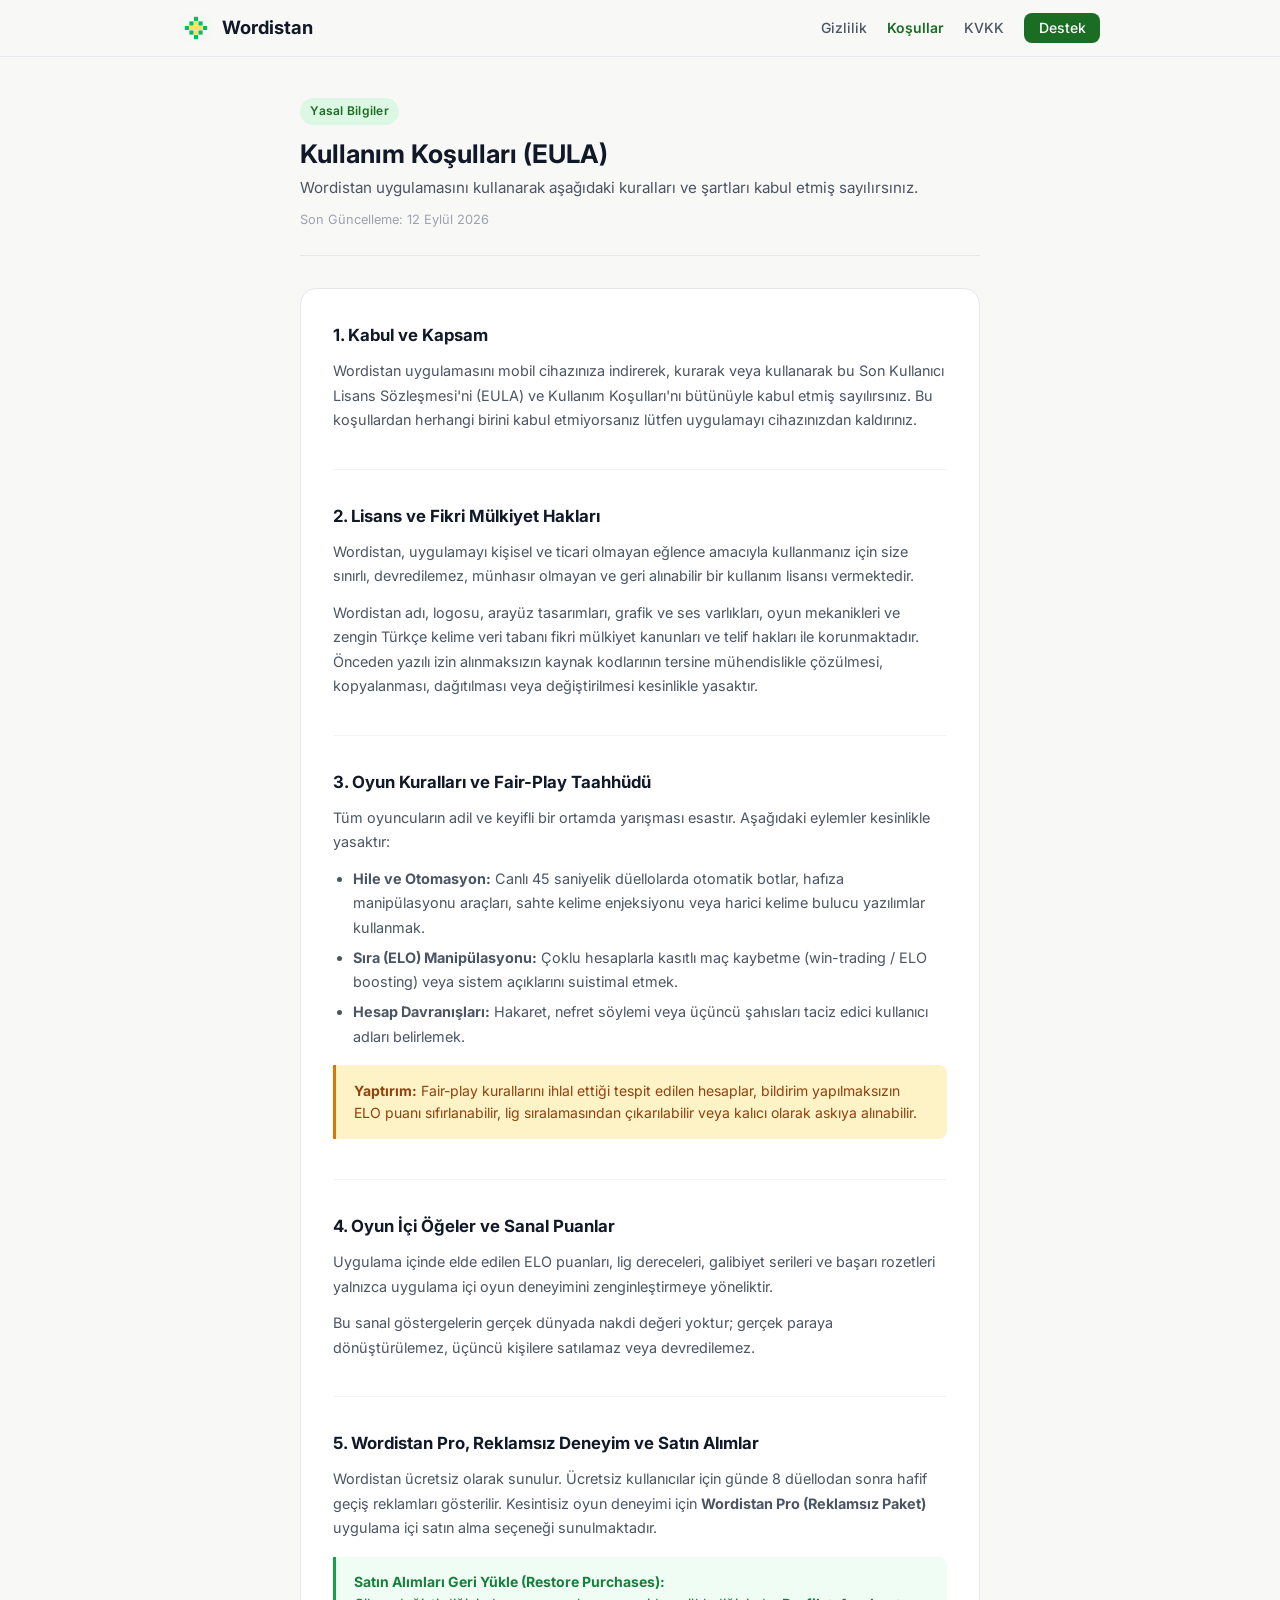
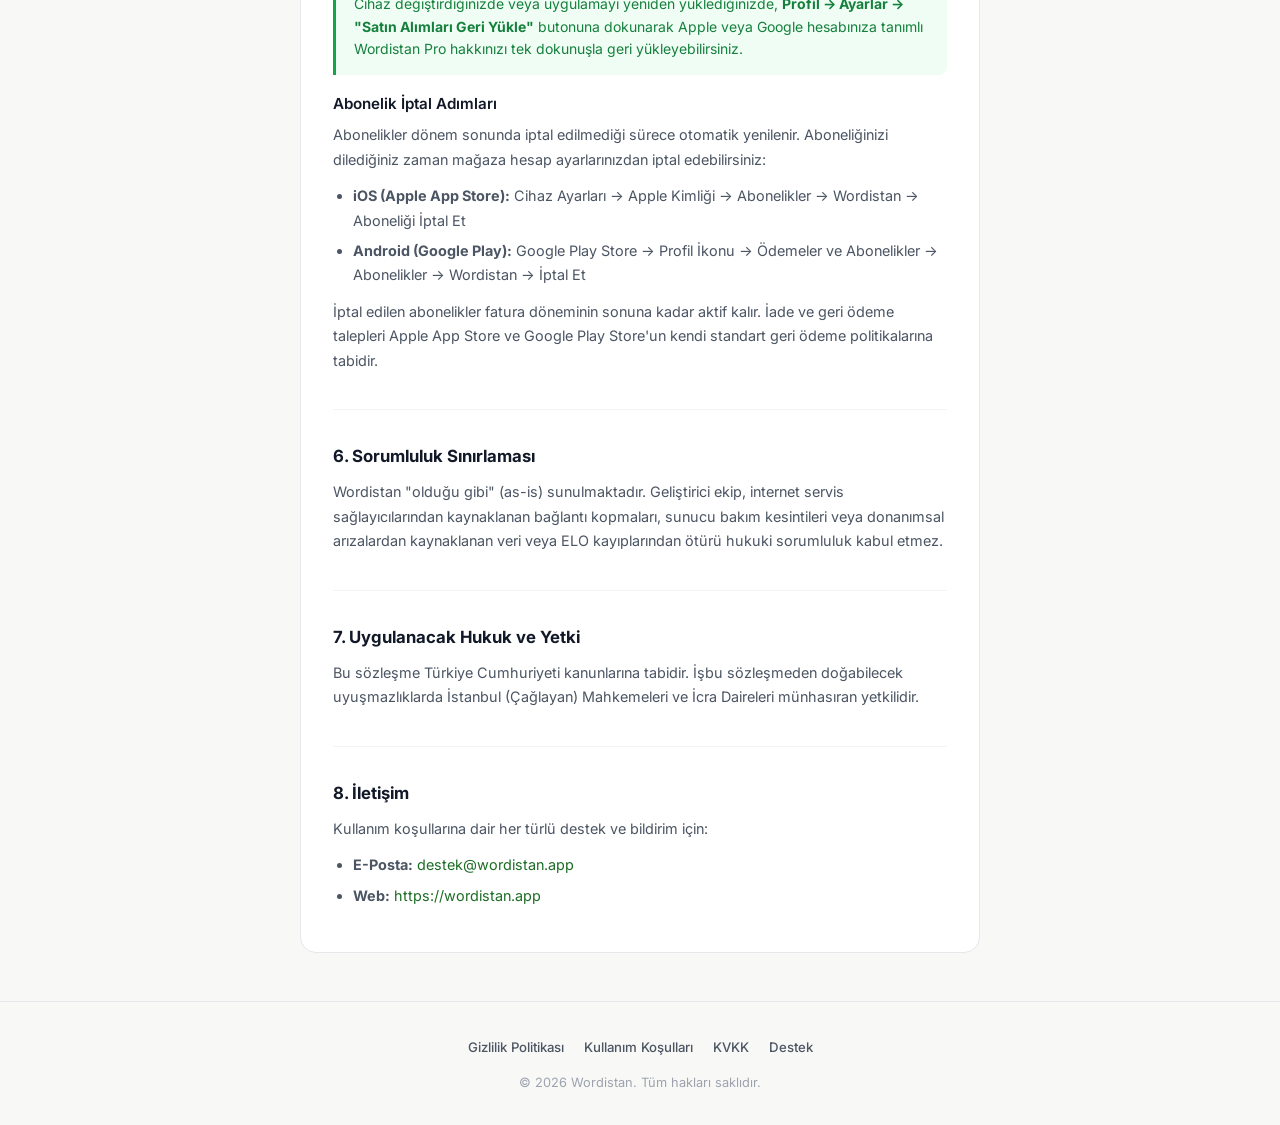
<file: terms.html>
<!DOCTYPE html>
<html lang="tr">

<head>
  <meta charset="UTF-8">
  <meta name="viewport" content="width=device-width, initial-scale=1.0">
  <title>Kullanım Koşulları — Wordistan</title>
  <meta name="description" content="Wordistan kullanım koşulları, lisans sözleşmesi (EULA), oyun kuralları ve satın alma şartları.">
  <link rel="icon" type="image/png" href="assets/app-icon.png">
  <link rel="stylesheet" href="style.css">
</head>

<body>

  <nav class="navbar">
    <div class="nav-container">
      <a href="index.html" class="brand">
        <img src="assets/app-icon.png" alt="Wordistan" class="brand-icon">
        <span>Wordistan</span>
      </a>
      <button class="nav-toggle" onclick="document.querySelector('.nav-links').classList.toggle('open')"
        aria-label="Menü">
        <svg width="22" height="22" viewBox="0 0 24 24" fill="none" stroke="#111827" stroke-width="2">
          <path d="M3 12h18M3 6h18M3 18h18" />
        </svg>
      </button>
      <ul class="nav-links">
        <li><a href="privacy.html">Gizlilik</a></li>
        <li><a href="terms.html" class="active">Koşullar</a></li>
        <li><a href="kvkk.html">KVKK</a></li>
        <li><a href="support.html" class="btn-nav">Destek</a></li>
      </ul>
    </div>
  </nav>

  <main class="container">
    <header class="doc-header">
      <span class="badge">Yasal Bilgiler</span>
      <h1 class="doc-title">Kullanım Koşulları (EULA)</h1>
      <p class="doc-subtitle">Wordistan uygulamasını kullanarak aşağıdaki kuralları ve şartları kabul etmiş sayılırsınız.</p>
      <span class="last-updated">Son Güncelleme: 12 Eylül 2026</span>
    </header>

    <div class="legal-card">
      <section class="legal-section">
        <h2>1. Kabul ve Kapsam</h2>
        <p>Wordistan uygulamasını mobil cihazınıza indirerek, kurarak veya kullanarak bu Son Kullanıcı Lisans Sözleşmesi'ni (EULA) ve Kullanım Koşulları'nı bütünüyle kabul etmiş sayılırsınız. Bu koşullardan herhangi birini kabul etmiyorsanız lütfen uygulamayı cihazınızdan kaldırınız.</p>
      </section>

      <section class="legal-section">
        <h2>2. Lisans ve Fikri Mülkiyet Hakları</h2>
        <p>Wordistan, uygulamayı kişisel ve ticari olmayan eğlence amacıyla kullanmanız için size sınırlı, devredilemez, münhasır olmayan ve geri alınabilir bir kullanım lisansı vermektedir.</p>
        <p>Wordistan adı, logosu, arayüz tasarımları, grafik ve ses varlıkları, oyun mekanikleri ve zengin Türkçe kelime veri tabanı fikri mülkiyet kanunları ve telif hakları ile korunmaktadır. Önceden yazılı izin alınmaksızın kaynak kodlarının tersine mühendislikle çözülmesi, kopyalanması, dağıtılması veya değiştirilmesi kesinlikle yasaktır.</p>
      </section>

      <section class="legal-section">
        <h2>3. Oyun Kuralları ve Fair-Play Taahhüdü</h2>
        <p>Tüm oyuncuların adil ve keyifli bir ortamda yarışması esastır. Aşağıdaki eylemler kesinlikle yasaktır:</p>
        <ul>
          <li><strong>Hile ve Otomasyon:</strong> Canlı 45 saniyelik düellolarda otomatik botlar, hafıza manipülasyonu araçları, sahte kelime enjeksiyonu veya harici kelime bulucu yazılımlar kullanmak.</li>
          <li><strong>Sıra (ELO) Manipülasyonu:</strong> Çoklu hesaplarla kasıtlı maç kaybetme (win-trading / ELO boosting) veya sistem açıklarını suistimal etmek.</li>
          <li><strong>Hesap Davranışları:</strong> Hakaret, nefret söylemi veya üçüncü şahısları taciz edici kullanıcı adları belirlemek.</li>
        </ul>
        <div class="callout callout-warning">
          <strong>Yaptırım:</strong> Fair-play kurallarını ihlal ettiği tespit edilen hesaplar, bildirim yapılmaksızın ELO puanı sıfırlanabilir, lig sıralamasından çıkarılabilir veya kalıcı olarak askıya alınabilir.
        </div>
      </section>

      <section class="legal-section">
        <h2>4. Oyun İçi Öğeler ve Sanal Puanlar</h2>
        <p>Uygulama içinde elde edilen ELO puanları, lig dereceleri, galibiyet serileri ve başarı rozetleri yalnızca uygulama içi oyun deneyimini zenginleştirmeye yöneliktir.</p>
        <p>Bu sanal göstergelerin gerçek dünyada nakdi değeri yoktur; gerçek paraya dönüştürülemez, üçüncü kişilere satılamaz veya devredilemez.</p>
      </section>

      <section class="legal-section">
        <h2>5. Wordistan Pro, Reklamsız Deneyim ve Satın Alımlar</h2>
        <p>Wordistan ücretsiz olarak sunulur. Ücretsiz kullanıcılar için günde 8 düellodan sonra hafif geçiş reklamları gösterilir. Kesintisiz oyun deneyimi için <strong>Wordistan Pro (Reklamsız Paket)</strong> uygulama içi satın alma seçeneği sunulmaktadır.</p>
        
        <div class="callout callout-success">
          <strong>Satın Alımları Geri Yükle (Restore Purchases):</strong><br>
          Cihaz değiştirdiğinizde veya uygulamayı yeniden yüklediğinizde, <strong>Profil → Ayarlar → "Satın Alımları Geri Yükle"</strong> butonuna dokunarak Apple veya Google hesabınıza tanımlı Wordistan Pro hakkınızı tek dokunuşla geri yükleyebilirsiniz.
        </div>

        <h3>Abonelik İptal Adımları</h3>
        <p>Abonelikler dönem sonunda iptal edilmediği sürece otomatik yenilenir. Aboneliğinizi dilediğiniz zaman mağaza hesap ayarlarınızdan iptal edebilirsiniz:</p>
        <ul>
          <li><strong>iOS (Apple App Store):</strong> Cihaz Ayarları → Apple Kimliği → Abonelikler → Wordistan → Aboneliği İptal Et</li>
          <li><strong>Android (Google Play):</strong> Google Play Store → Profil İkonu → Ödemeler ve Abonelikler → Abonelikler → Wordistan → İptal Et</li>
        </ul>
        <p>İptal edilen abonelikler fatura döneminin sonuna kadar aktif kalır. İade ve geri ödeme talepleri Apple App Store ve Google Play Store'un kendi standart geri ödeme politikalarına tabidir.</p>
      </section>

      <section class="legal-section">
        <h2>6. Sorumluluk Sınırlaması</h2>
        <p>Wordistan "olduğu gibi" (as-is) sunulmaktadır. Geliştirici ekip, internet servis sağlayıcılarından kaynaklanan bağlantı kopmaları, sunucu bakım kesintileri veya donanımsal arızalardan kaynaklanan veri veya ELO kayıplarından ötürü hukuki sorumluluk kabul etmez.</p>
      </section>

      <section class="legal-section">
        <h2>7. Uygulanacak Hukuk ve Yetki</h2>
        <p>Bu sözleşme Türkiye Cumhuriyeti kanunlarına tabidir. İşbu sözleşmeden doğabilecek uyuşmazlıklarda İstanbul (Çağlayan) Mahkemeleri ve İcra Daireleri münhasıran yetkilidir.</p>
      </section>

      <section class="legal-section">
        <h2>8. İletişim</h2>
        <p>Kullanım koşullarına dair her türlü destek ve bildirim için:</p>
        <ul>
          <li><strong>E-Posta:</strong> <a href="mailto:destek@wordistan.app">destek@wordistan.app</a></li>
          <li><strong>Web:</strong> <a href="https://wordistan.app">https://wordistan.app</a></li>
        </ul>
      </section>
    </div>
  </main>

  <footer class="footer">
    <div class="footer-container">
      <ul class="footer-links">
        <li><a href="privacy.html">Gizlilik Politikası</a></li>
        <li><a href="terms.html">Kullanım Koşulları</a></li>
        <li><a href="kvkk.html">KVKK</a></li>
        <li><a href="support.html">Destek</a></li>
      </ul>
      <p class="copyright">© 2026 Wordistan. Tüm hakları saklıdır.</p>
    </div>
  </footer>

</body>

</html>
</file>
<file: style.css>
/* ─── Wordistan Design System ───
   App palette: 60/30/10 rule
   60% warm off-white surfaces
   30% deep emerald green brand
   10% warm amber accent
   ─────────────────────────────── */

@import url('https://fonts.googleapis.com/css2?family=Inter:wght@400;500;600;700&display=swap');

:root {
  --bg: #F8F8F6;
  --surface: #FFFFFF;
  --surface-dim: #F1F3F5;
  --border: #E5E7EB;
  --border-strong: #D1D5DB;

  --text: #111827;
  --text-secondary: #4B5563;
  --text-muted: #9CA3AF;

  --primary: #1B6D24;
  --primary-dark: #14532D;
  --primary-light: #DCF7E3;
  --primary-hover: #166534;

  --accent: #E65100;
  --accent-light: #FFF3E0;

  --amber: #D97706;
  --amber-light: #FEF3C7;

  --radius: 12px;
  --radius-sm: 8px;
  --radius-lg: 16px;
  --font: 'Inter', -apple-system, BlinkMacSystemFont, 'Segoe UI', Roboto, sans-serif;
  --max-w: 720px;
  --max-w-wide: 960px;
}

* { box-sizing: border-box; margin: 0; padding: 0; }

html { scroll-behavior: smooth; }

body {
  background: var(--bg);
  color: var(--text);
  font-family: var(--font);
  font-size: 15px;
  line-height: 1.7;
  -webkit-font-smoothing: antialiased;
  min-height: 100vh;
  display: flex;
  flex-direction: column;
}

a {
  color: var(--primary);
  text-decoration: none;
  transition: color 0.15s;
}
a:hover { color: var(--primary-dark); text-decoration: underline; }

/* ─── Header / Navbar ─── */
.navbar {
  position: sticky;
  top: 0;
  z-index: 100;
  background: rgba(248, 248, 246, 0.92);
  backdrop-filter: blur(12px);
  -webkit-backdrop-filter: blur(12px);
  border-bottom: 1px solid var(--border);
}

.nav-container {
  max-width: var(--max-w-wide);
  margin: 0 auto;
  padding: 0.75rem 1.25rem;
  display: flex;
  align-items: center;
  justify-content: space-between;
}

.brand {
  display: flex;
  align-items: center;
  gap: 0.6rem;
  font-weight: 700;
  font-size: 1.15rem;
  color: var(--text);
  text-decoration: none;
}
.brand:hover { text-decoration: none; }

.brand-icon {
  width: 32px;
  height: 32px;
  border-radius: var(--radius-sm);
  object-fit: cover;
}

.nav-links {
  display: flex;
  align-items: center;
  gap: 1.25rem;
  list-style: none;
}
.nav-links a {
  color: var(--text-secondary);
  font-size: 0.875rem;
  font-weight: 500;
  transition: color 0.15s;
}
.nav-links a:hover,
.nav-links a.active {
  color: var(--text);
  text-decoration: none;
}
.nav-links a.active {
  color: var(--primary);
  font-weight: 600;
}

.btn-nav {
  padding: 0.4rem 0.9rem;
  border-radius: var(--radius-sm);
  background: var(--primary);
  color: #fff !important;
  font-weight: 600;
  font-size: 0.85rem;
}
.btn-nav:hover {
  background: var(--primary-hover);
  color: #fff !important;
  text-decoration: none;
}

/* ─── Mobile Nav ─── */
.nav-toggle {
  display: none;
  background: none;
  border: none;
  cursor: pointer;
  padding: 0.25rem;
}
.nav-toggle svg { display: block; }

@media (max-width: 640px) {
  .nav-toggle { display: block; }
  .nav-links {
    display: none;
    position: absolute;
    top: 100%;
    left: 0;
    right: 0;
    background: var(--surface);
    border-bottom: 1px solid var(--border);
    flex-direction: column;
    padding: 1rem 1.25rem;
    gap: 0.75rem;
  }
  .nav-links.open { display: flex; }
}

/* ─── Container ─── */
.container {
  max-width: var(--max-w);
  margin: 0 auto;
  padding: 2.5rem 1.25rem 3rem;
  flex: 1;
}
.container-wide {
  max-width: var(--max-w-wide);
  margin: 0 auto;
  padding: 2.5rem 1.25rem 3rem;
  flex: 1;
}

/* ─── Document Header ─── */
.doc-header {
  margin-bottom: 2rem;
  padding-bottom: 1.5rem;
  border-bottom: 1px solid var(--border);
}

.doc-header .badge {
  display: inline-block;
  padding: 0.2rem 0.65rem;
  background: var(--primary-light);
  color: var(--primary);
  font-size: 0.75rem;
  font-weight: 600;
  border-radius: 9999px;
  letter-spacing: 0.02em;
  margin-bottom: 0.75rem;
}

.doc-title {
  font-size: 1.6rem;
  font-weight: 700;
  color: var(--text);
  line-height: 1.3;
  margin-bottom: 0.4rem;
}

.doc-subtitle {
  color: var(--text-secondary);
  font-size: 0.95rem;
  line-height: 1.6;
}

.last-updated {
  display: inline-block;
  margin-top: 0.5rem;
  font-size: 0.8rem;
  color: var(--text-muted);
}

/* ─── Legal Content ─── */
.legal-card {
  background: var(--surface);
  border: 1px solid var(--border);
  border-radius: var(--radius-lg);
  padding: 2rem;
}

.legal-section {
  margin-bottom: 2rem;
  padding-bottom: 1.5rem;
  border-bottom: 1px solid var(--surface-dim);
}
.legal-section:last-child {
  margin-bottom: 0;
  padding-bottom: 0;
  border-bottom: none;
}

.legal-section h2 {
  font-size: 1.05rem;
  font-weight: 700;
  color: var(--text);
  margin-bottom: 0.6rem;
}

.legal-section h3 {
  font-size: 0.95rem;
  font-weight: 600;
  color: var(--text);
  margin: 1rem 0 0.4rem;
}

.legal-section p {
  color: var(--text-secondary);
  margin-bottom: 0.75rem;
  font-size: 0.9rem;
  line-height: 1.7;
}

.legal-section ul,
.legal-section ol {
  margin-left: 1.25rem;
  margin-bottom: 0.75rem;
  color: var(--text-secondary);
  font-size: 0.9rem;
}
.legal-section li { margin-bottom: 0.35rem; }

.callout {
  background: var(--primary-light);
  border-left: 3px solid var(--primary);
  border-radius: 0 var(--radius-sm) var(--radius-sm) 0;
  padding: 0.9rem 1.1rem;
  margin: 1rem 0;
  color: var(--primary-dark);
  font-size: 0.875rem;
  line-height: 1.6;
}
.callout-warning {
  background: var(--amber-light);
  border-left-color: var(--amber);
  color: #92400E;
}
.callout-success {
  background: #F0FDF4;
  border-left-color: #16A34A;
  color: #15803D;
}

/* ─── Hero ─── */
.hero {
  text-align: center;
  padding: 3.5rem 1rem 2rem;
}

.hero-icon {
  width: 80px;
  height: 80px;
  border-radius: 20px;
  margin: 0 auto 1.25rem;
  display: block;
}

.hero h1 {
  font-size: 2rem;
  font-weight: 700;
  color: var(--text);
  line-height: 1.25;
  margin-bottom: 0.75rem;
}

.hero p {
  font-size: 1rem;
  color: var(--text-secondary);
  max-width: 520px;
  margin: 0 auto 2rem;
  line-height: 1.65;
}

.hero-actions {
  display: flex;
  justify-content: center;
  gap: 0.75rem;
  flex-wrap: wrap;
}

.btn-store {
  display: inline-flex;
  align-items: center;
  gap: 0.5rem;
  background: var(--text);
  color: #fff;
  padding: 0.6rem 1.25rem;
  border-radius: var(--radius);
  font-weight: 600;
  font-size: 0.85rem;
  transition: background 0.15s, transform 0.15s;
}
.btn-store:hover {
  background: #374151;
  transform: translateY(-1px);
  text-decoration: none;
  color: #fff;
}
.btn-store svg {
  width: 20px;
  height: 20px;
  fill: currentColor;
  flex-shrink: 0;
}

/* ─── Features ─── */
.features-grid {
  display: grid;
  grid-template-columns: repeat(auto-fit, minmax(260px, 1fr));
  gap: 1rem;
  margin: 2.5rem 0;
}

.feature-card {
  background: var(--surface);
  border: 1px solid var(--border);
  border-radius: var(--radius);
  padding: 1.5rem;
  transition: border-color 0.2s;
}
.feature-card:hover {
  border-color: var(--border-strong);
}

.feature-icon {
  width: 40px;
  height: 40px;
  border-radius: var(--radius-sm);
  display: flex;
  align-items: center;
  justify-content: center;
  font-size: 1.25rem;
  margin-bottom: 0.75rem;
}
.feature-icon.green { background: var(--primary-light); }
.feature-icon.amber { background: var(--amber-light); }
.feature-icon.accent { background: var(--accent-light); }

.feature-title {
  font-size: 0.95rem;
  font-weight: 700;
  color: var(--text);
  margin-bottom: 0.35rem;
}

.feature-desc {
  color: var(--text-secondary);
  font-size: 0.85rem;
  line-height: 1.6;
}

/* ─── Support / Form ─── */
.support-grid {
  display: grid;
  grid-template-columns: 1fr 1fr;
  gap: 1rem;
  margin: 1.5rem 0;
}
@media (max-width: 640px) {
  .support-grid { grid-template-columns: 1fr; }
}

.support-card {
  background: var(--surface);
  border: 1px solid var(--border);
  border-radius: var(--radius);
  padding: 1.5rem;
}

.support-card h3 {
  font-size: 0.95rem;
  font-weight: 700;
  margin-bottom: 0.35rem;
}

.support-card p {
  font-size: 0.85rem;
  color: var(--text-secondary);
  line-height: 1.6;
}

/* ─── Footer ─── */
.footer {
  border-top: 1px solid var(--border);
  padding: 2rem 0;
  margin-top: auto;
}

.footer-container {
  max-width: var(--max-w-wide);
  margin: 0 auto;
  padding: 0 1.25rem;
  display: flex;
  flex-direction: column;
  align-items: center;
  gap: 0.75rem;
  text-align: center;
}

.footer-links {
  display: flex;
  flex-wrap: wrap;
  justify-content: center;
  gap: 1.25rem;
  list-style: none;
}
.footer-links a {
  color: var(--text-secondary);
  font-size: 0.825rem;
  font-weight: 500;
}
.footer-links a:hover { color: var(--text); text-decoration: none; }

.copyright {
  font-size: 0.8rem;
  color: var(--text-muted);
}

/* ─── Responsive ─── */
@media (max-width: 640px) {
  .hero h1 { font-size: 1.6rem; }
  .doc-title { font-size: 1.35rem; }
  .legal-card { padding: 1.25rem; }
  .features-grid { grid-template-columns: 1fr; }
}
</file>
